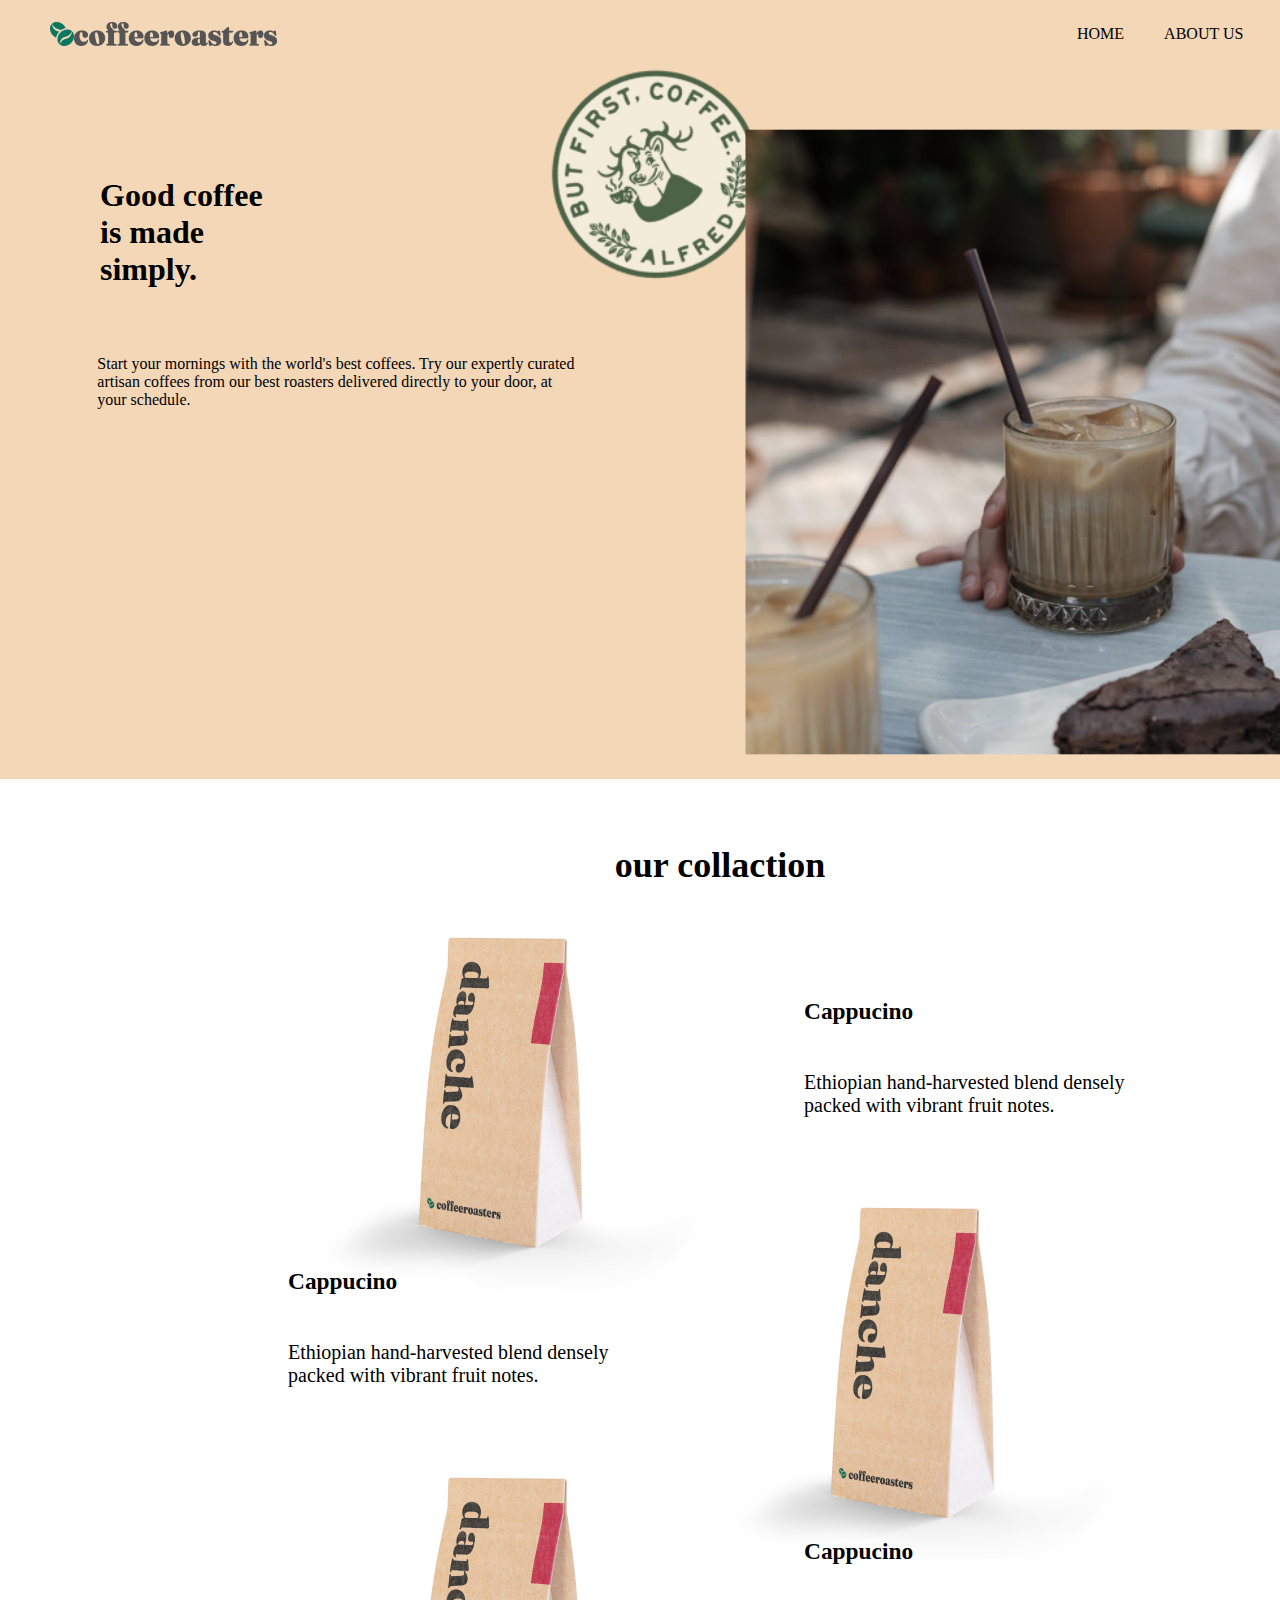
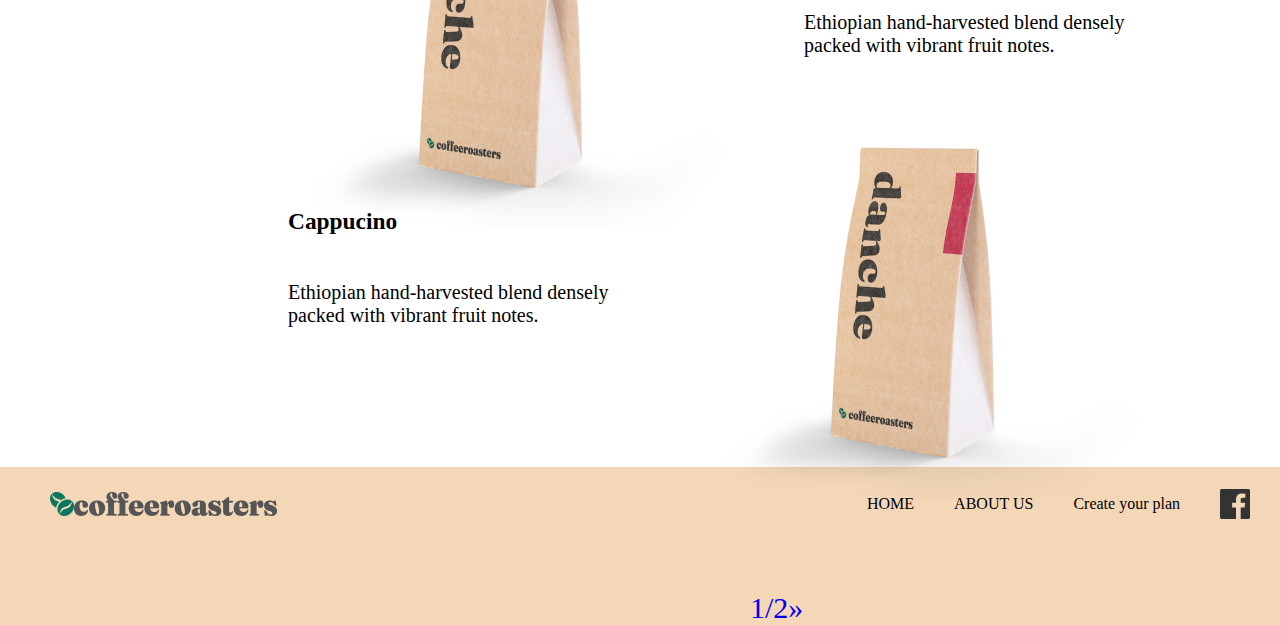
<file: index.html>
<!DOCTYPE html>
<html lang="en">

<head>
    <meta charset="UTF-8">
    <meta name="viewport" content="width=device-width, initial-scale=1.0">
    <title>Document</title>
    <link rel="stylesheet" href="style.css">
</head>

<body>
    <header class="header container">
        <nav class="nav">
            <img src="Group 3614.png" alt="">
            <ul>
                <li>HOME</li>
                <li>ABOUT US</li>
                <li>Create your plan</li>
            </ul>


        </nav>
        <div class="ind"> <img src="image 40.png" alt="" class="imd">
        </div>
        <div class="html">

            <h1>Good coffee is made simply.</h1>
            <p>Start your mornings with the world's best coffees. Try our expertly curated artisan coffees from our best roasters delivered directly to your door, at your schedule.</p>
            <img src="Rectangle 679.png" alt=""></div>
    </header>
    <section class="xizmatlar">
        <h2>our collaction</h2>
        <div class="element">
            <img src="kopi4.png" alt="" id="q">
            <div class="element_text">
                <h3>Cappucino</h3>
                <br><br>
                <p>Ethiopian hand-harvested blend densely packed with vibrant fruit notes.</p>
            </div>
        </div>
        <div class="element">
            <div class="element_text">
                <h3>Cappucino</h3>
                <br><br>
                <p>Ethiopian hand-harvested blend densely packed with vibrant fruit notes.</p>
            </div>
            <img src="kopi4.png" alt="" id="q">
        </div>
        <div class="element">
            <img src="kopi4.png" alt=" " id="q">
            <div class="element_text">
                <h3>Cappucino</h3>
                <br><br>
                <p>Ethiopian hand-harvested blend densely packed with vibrant fruit notes.</p>
            </div>
        </div>
        <div class="element ">
            <div class="element_text ">
                <h3>Cappucino</h3>
                <br><br>
                <p>Ethiopian hand-harvested blend densely packed with vibrant fruit notes.</p>
            </div>
            <img src="kopi4.png" alt=" " id="q">
        </div>
    </section>
    <footer class="footer container">
        <div class="div">
            <img src="Group 3614.png" alt="">
            <ul>
                <li>HOME</li>
                <li>ABOUT US</li>
                <li>Create your plan</li>
                <img src="Path.svg" alt="">
                <img src="Path.svg" alt="">
                <img src="Path.svg" alt="">

            </ul>
        </div>

        <div class="letter"> <a href="about.html">1/2»</a></div>
    </footer>



</body>

</html>
</file>
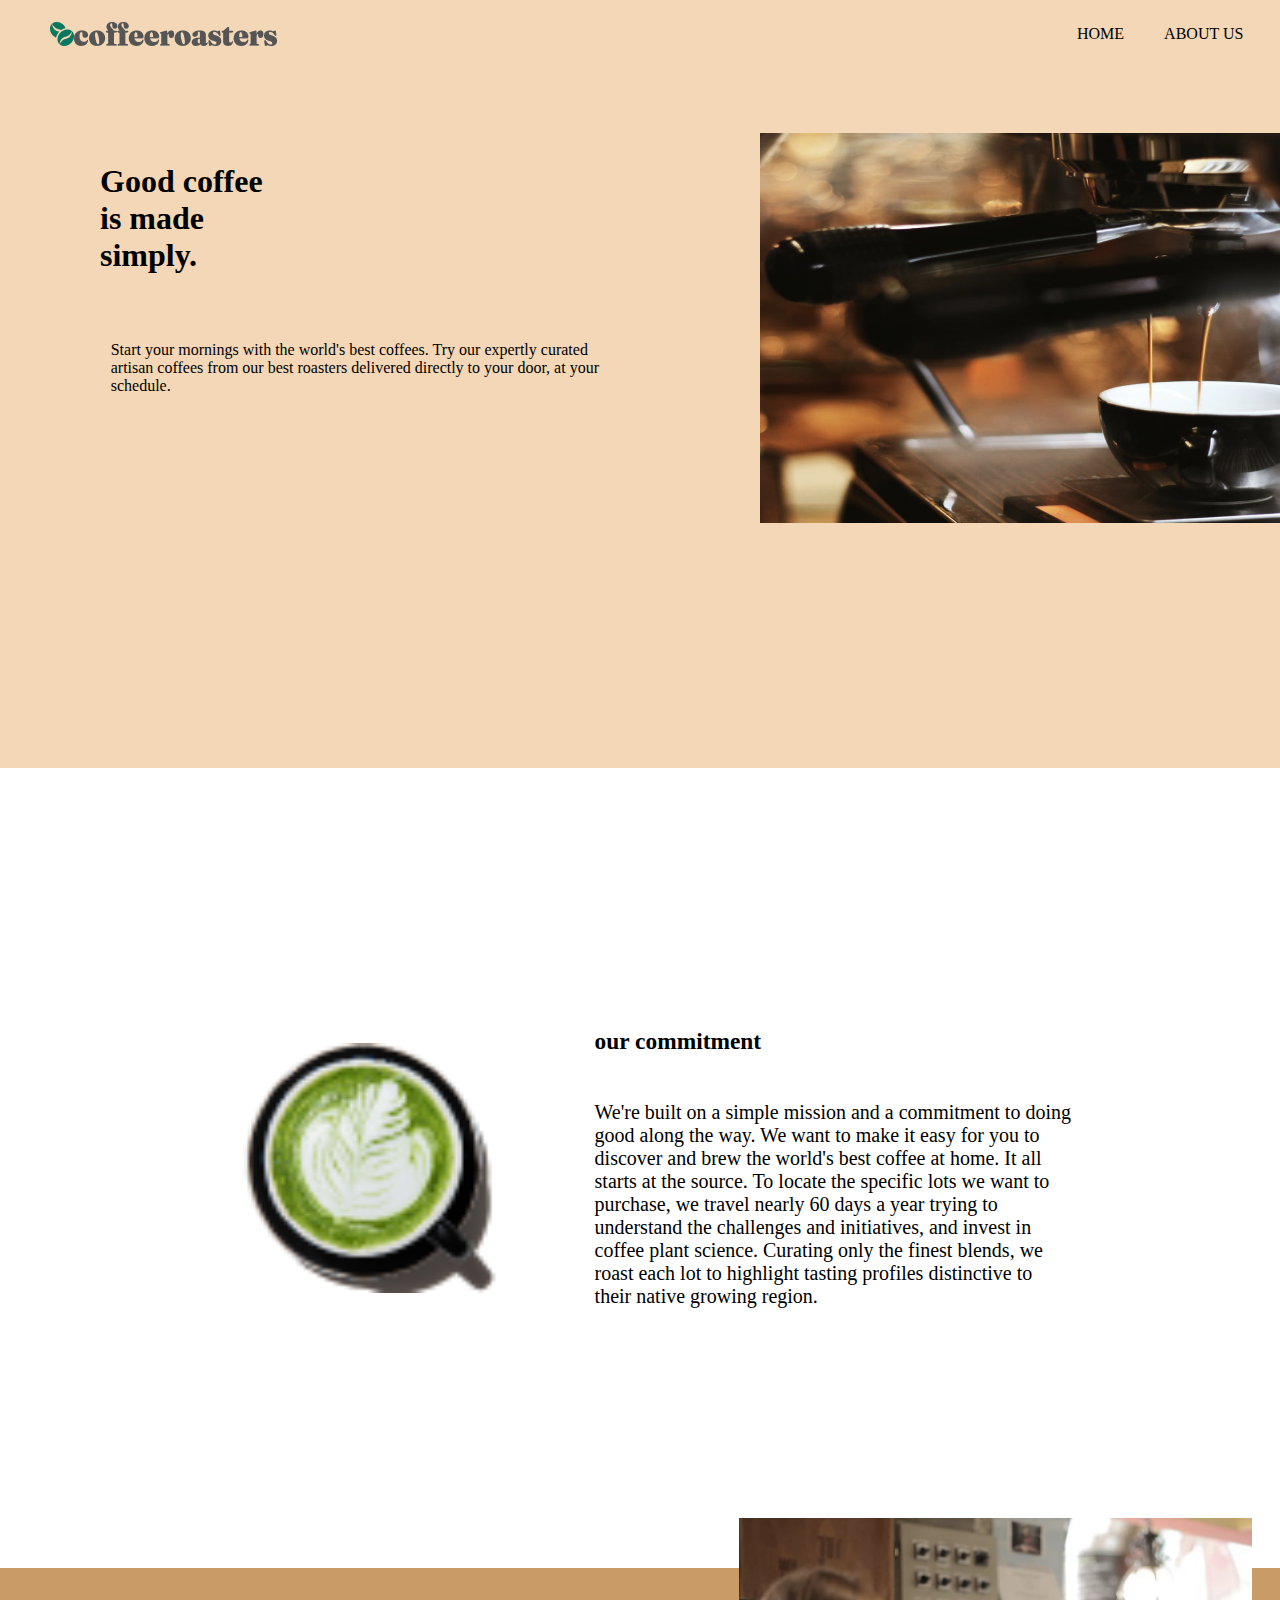
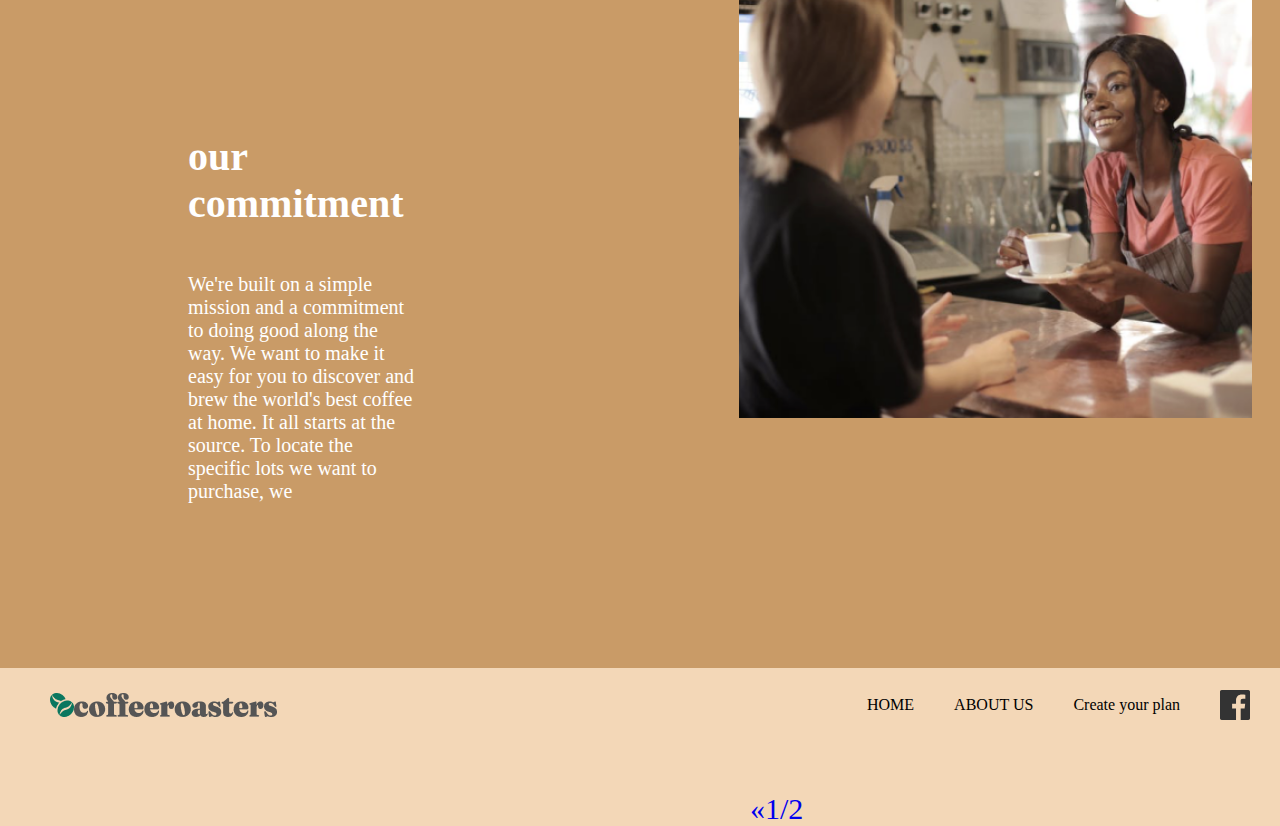
<file: about.html>
<!DOCTYPE html>
<html lang="en">

<head>
    <meta charset="UTF-8">
    <meta name="viewport" content="width=device-width, initial-scale=1.0">
    <title>Document</title>
    <link rel="stylesheet" href="style.css">
</head>

<body>
    <header class="header container">
        <nav class="nav">
            <img src="Group 3614.png" alt="">
            <ul>
                <li>HOME</li>
                <li>ABOUT US</li>
                <li>Create your plan</li>
            </ul>


        </nav>

        </div>
        <div class="js">

            <h1>Good coffee is made simply.</h1>
            <p>Start your mornings with the world's best coffees. Try our expertly curated artisan coffees from our best roasters delivered directly to your door, at your schedule.</p>
            <img src="Rectangle 679 (2).png" alt=""></div>
    </header>
    <section class="section">
        <div class="element2 ">
            <img src="download.png" alt=" " id="q">
            <div class="element_text ">
                <h3>our commitment</h3>
                <br><br>
                <p>We're built on a simple mission and a commitment to doing good along the way. We want to make it easy for you to discover and brew the world's best coffee at home. It all starts at the source. To locate the specific lots we want to purchase,
                    we travel nearly 60 days a year trying to understand the challenges and initiatives, and invest in coffee plant science. Curating only the finest blends, we roast each lot to highlight tasting profiles distinctive to their native growing
                    region.
                </p>
            </div>

        </div>
    </section>
    <section class="sectionabout">
        <div class="element3 ">
            <div class="element_text3 ">
                <h3>our commitment</h3>
                <br><br>
                <p>We're built on a simple mission and a commitment to doing good along the way. We want to make it easy for you to discover and brew the world's best coffee at home. It all starts at the source. To locate the specific lots we want to purchase,
                    we
                </p>
            </div>
            <img src="Rectangle 681.png" alt=" " id="q">
        </div>
    </section>
    <footer class="footer2 container">
        <div class="div">
            <img src="Group 3614.png" alt="">
            <ul>
                <li>HOME</li>
                <li>ABOUT US</li>
                <li>Create your plan</li>
                <img src="Path.svg" alt="">
                <img src="Path.svg" alt="">
                <img src="Path.svg" alt="">

            </ul>
        </div>

        <div class="letter"> <a href="index.html">«1/2</a></div>
    </footer>

</body>

</html>
</file>
<file: style.css>
* {
                margin: 0;
                padding: 0;
                box-sizing: border-box;
                text-decoration: none;
                list-style-type: none;
            }
            
            .header {
                background-color: #F3D7B7;
                width: 1440px;
                /* border: 1px solid #000; */
            }
            
            .container {
                padding: 0 50px;
                margin: 0 auto;
            }
            
            .nav {
                padding: 22px 0;
                justify-content: space-between;
                align-items: center;
                display: flex;
            }
            
            .nav ul {
                gap: 40px;
                align-items: center;
                display: flex;
            }
            
            .html {
                margin-top: -200px;
                align-items: center;
                display: flex;
            }
            
            .html h1 {
                margin-top: -400px;
                margin-left: 50px;
                margin-right: -250px;
            }
            
            .html p {
                margin-top: -100px;
                margin-left: 70px;
                margin-right: 100px;
            }
            
            .html img {
                transform: scale(0.9);
                position: relative;
                left: 30px;
                bottom: -10px;
            }
            
            .ind img {
                position: relative;
                left: 0;
                top: 0;
                transform: scale(1.3);
                margin-top: 0px;
                margin-left: 500px;
            }
            
            .xizmatlar {
                width: 1440px;
                /* border: 2px solid red; */
                margin: 0 auto;
            }
            
            .xizmatlar h2 {
                font-size: 36px;
                font-weight: 700;
                line-height: 43.2px;
                text-align: center;
                margin-top: 65px;
                margin-bottom: 31px;
            }
            
            .element {
                font-size: 20px;
                width: 864px;
                height: 200px;
                /* border: 2px solid blue; */
                display: flex;
                align-items: center;
                gap: 64px;
                margin: 70px auto;
            }
            
            .element img {
                margin-top: 100px;
                box-shadow: 100 100 100 100 #000;
            }
            
            .footer {
                margin-top: 100px;
                background-color: #F3D7B7;
                width: 1440px;
            }
            
            .div {
                padding: 22px 0;
                justify-content: space-between;
                align-items: center;
                display: flex;
            }
            
            .div ul {
                gap: 40px;
                align-items: center;
                display: flex;
            }
            
            .footer h3 {
                display: flex;
            }
            
            .footer a {
                display: flex;
            }
            
            .letter {
                font-size: 30px;
                margin-left: 700px;
                margin-right: 700px;
                margin-top: 50px;
                background-color: blue;
            }
            
            .js img {
                position: relative;
                left: 30px;
                bottom: -10px;
            }
            
            .js {
                height: 900px;
                margin-top: -200px;
                align-items: center;
                display: flex;
            }
            
            .js h1 {
                margin-top: -200px;
                margin-left: 50px;
                margin-right: -250px;
            }
            
            .js p {
                margin-top: 100px;
                margin-left: 70px;
                margin-right: 100px;
            }
            
            .element2 {
                font-size: 20px;
                width: 864px;
                height: 200px;
                display: flex;
                align-items: center;
                gap: 64px;
                margin-top: 300px;
                margin-left: auto;
                margin-right: auto;
            }
            
            .element2 img {
                width: 500px;
                height: 250px;
            }
            
            .navab {
                display: flex;
            }
            
            .navab p {
                display: flex;
            }
            
            .navab img {
                display: flex;
            }
            
            .navab h2 {
                display: flex;
            }
            
            .sectionabout {
                height: 700px;
                background-color: #C99B67;
                width: 1440px;
                /* border: 2px solid red; */
                margin: 0 auto;
            }
            
            .element3 h3 {
                font-size: 40px;
                margin-top: 500px;
                background-color: #C99B67;
            }
            
            .element3 {
                color: white;
                font-size: 20px;
                width: 864px;
                height: 200px;
                display: flex;
                align-items: center;
                gap: 64px;
                margin-top: 300px;
                margin-left: auto;
                margin-right: auto;
            }
            
            .element_text3 {
                margin-left: -100px;
                margin-right: 60px;
            }
            
            .element3 img {
                position: relative;
                top: 100px;
                left: 100px;
                margin-left: 100px;
                width: 1000px;
                height: 500px;
            }
            
            .footer2 {
                background-color: #F3D7B7;
                width: 1440px;
            }
</file>
